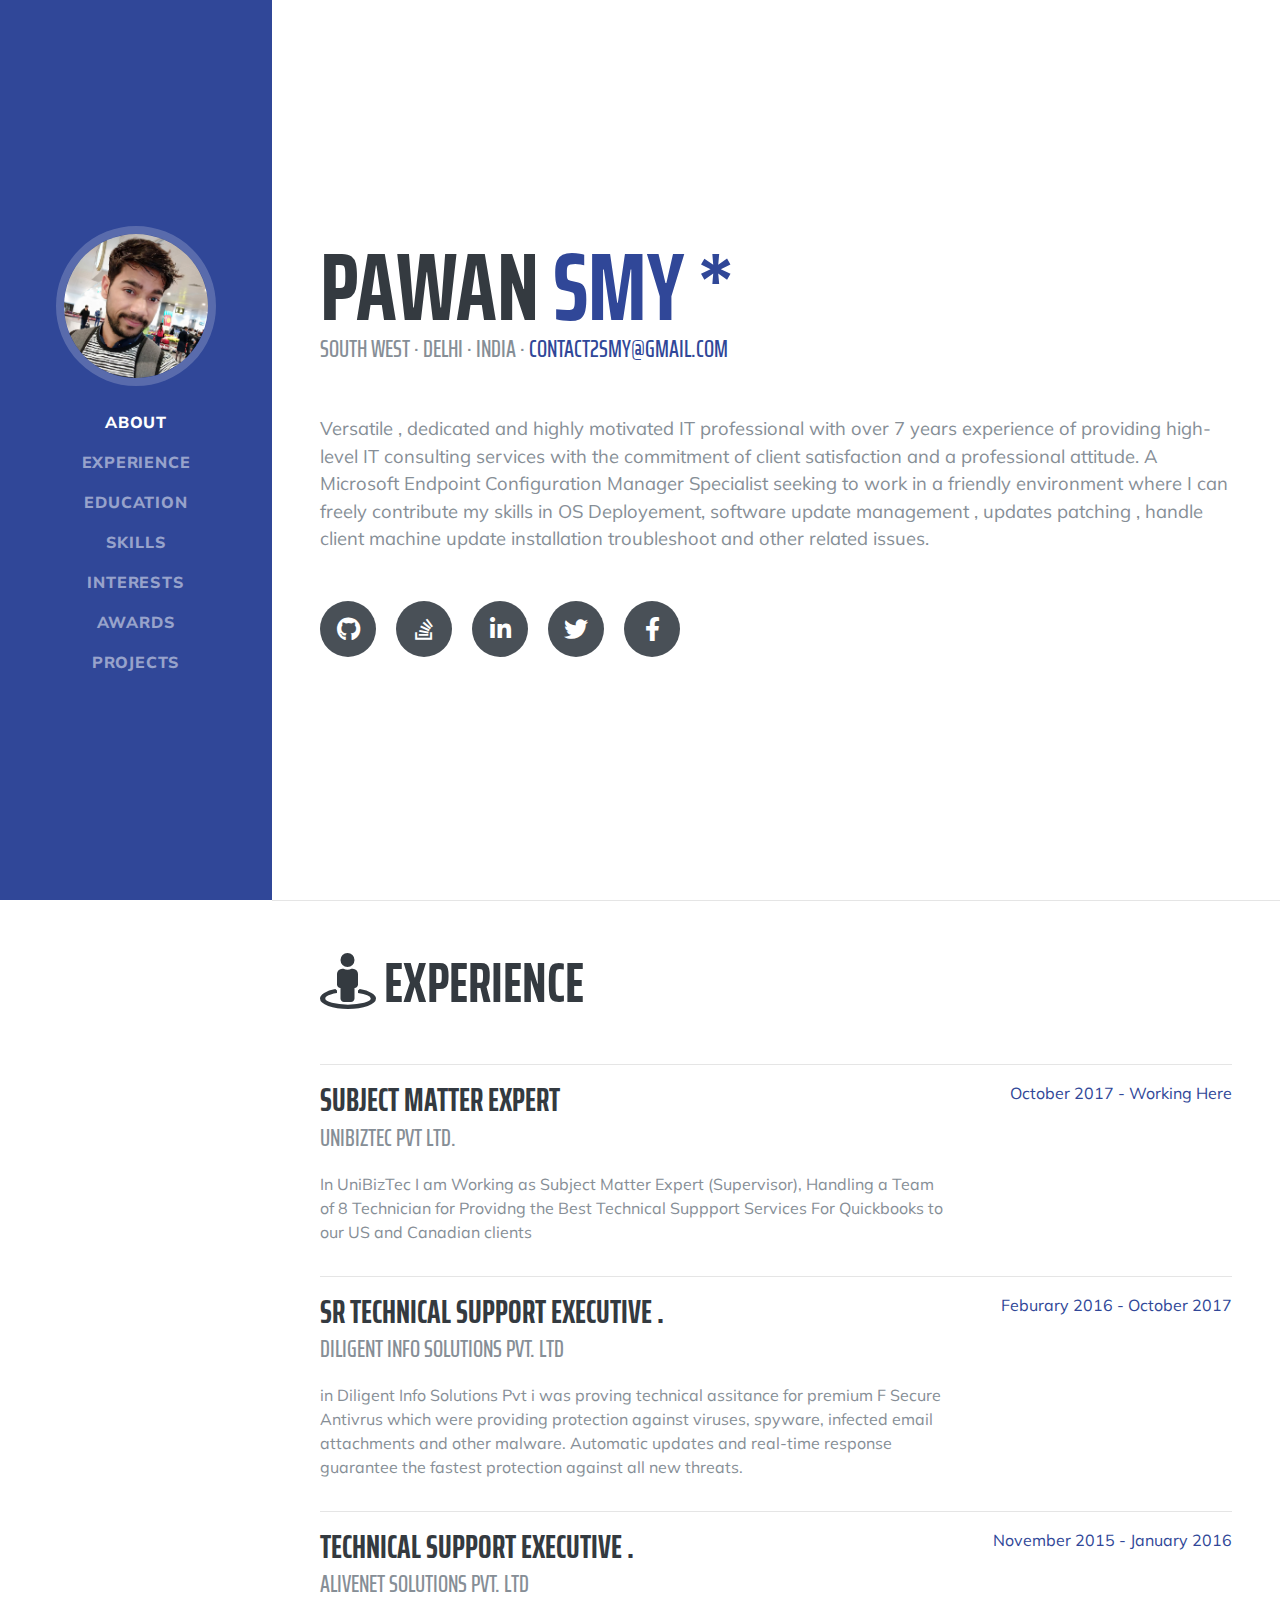
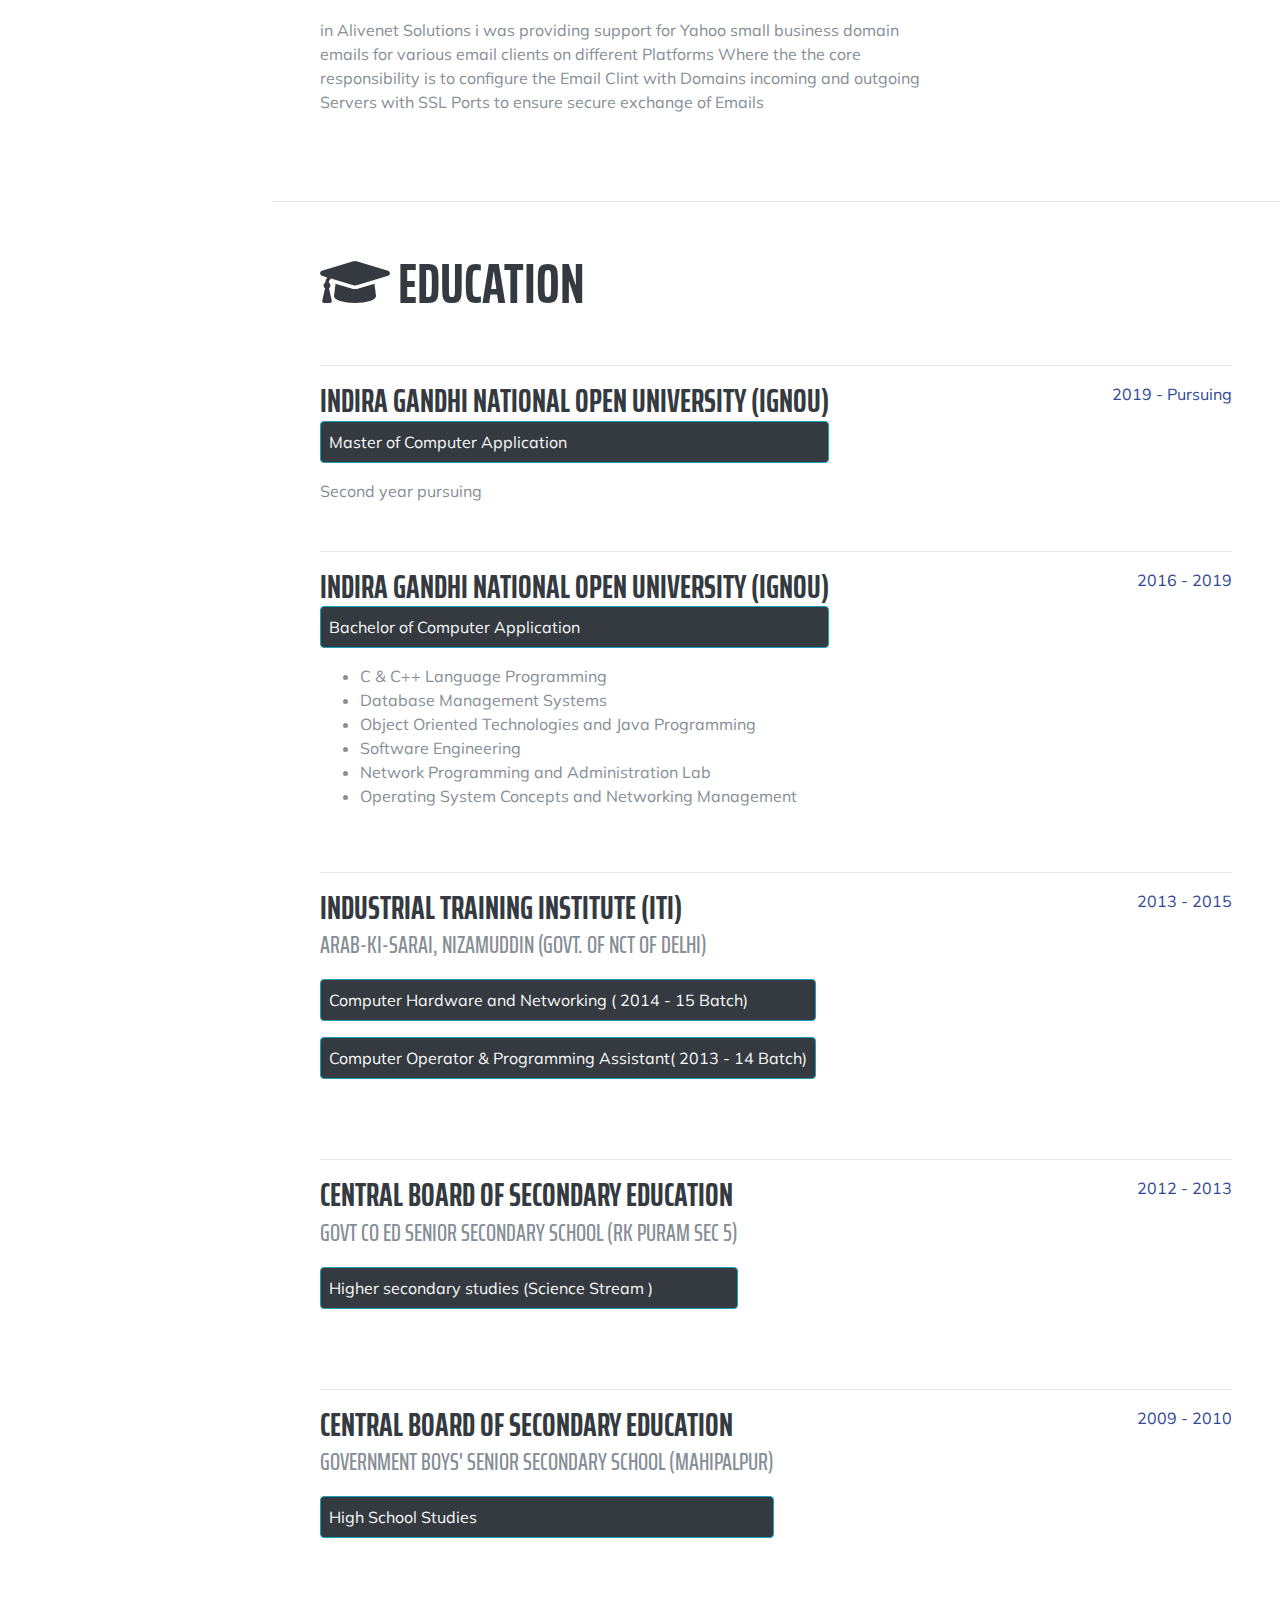
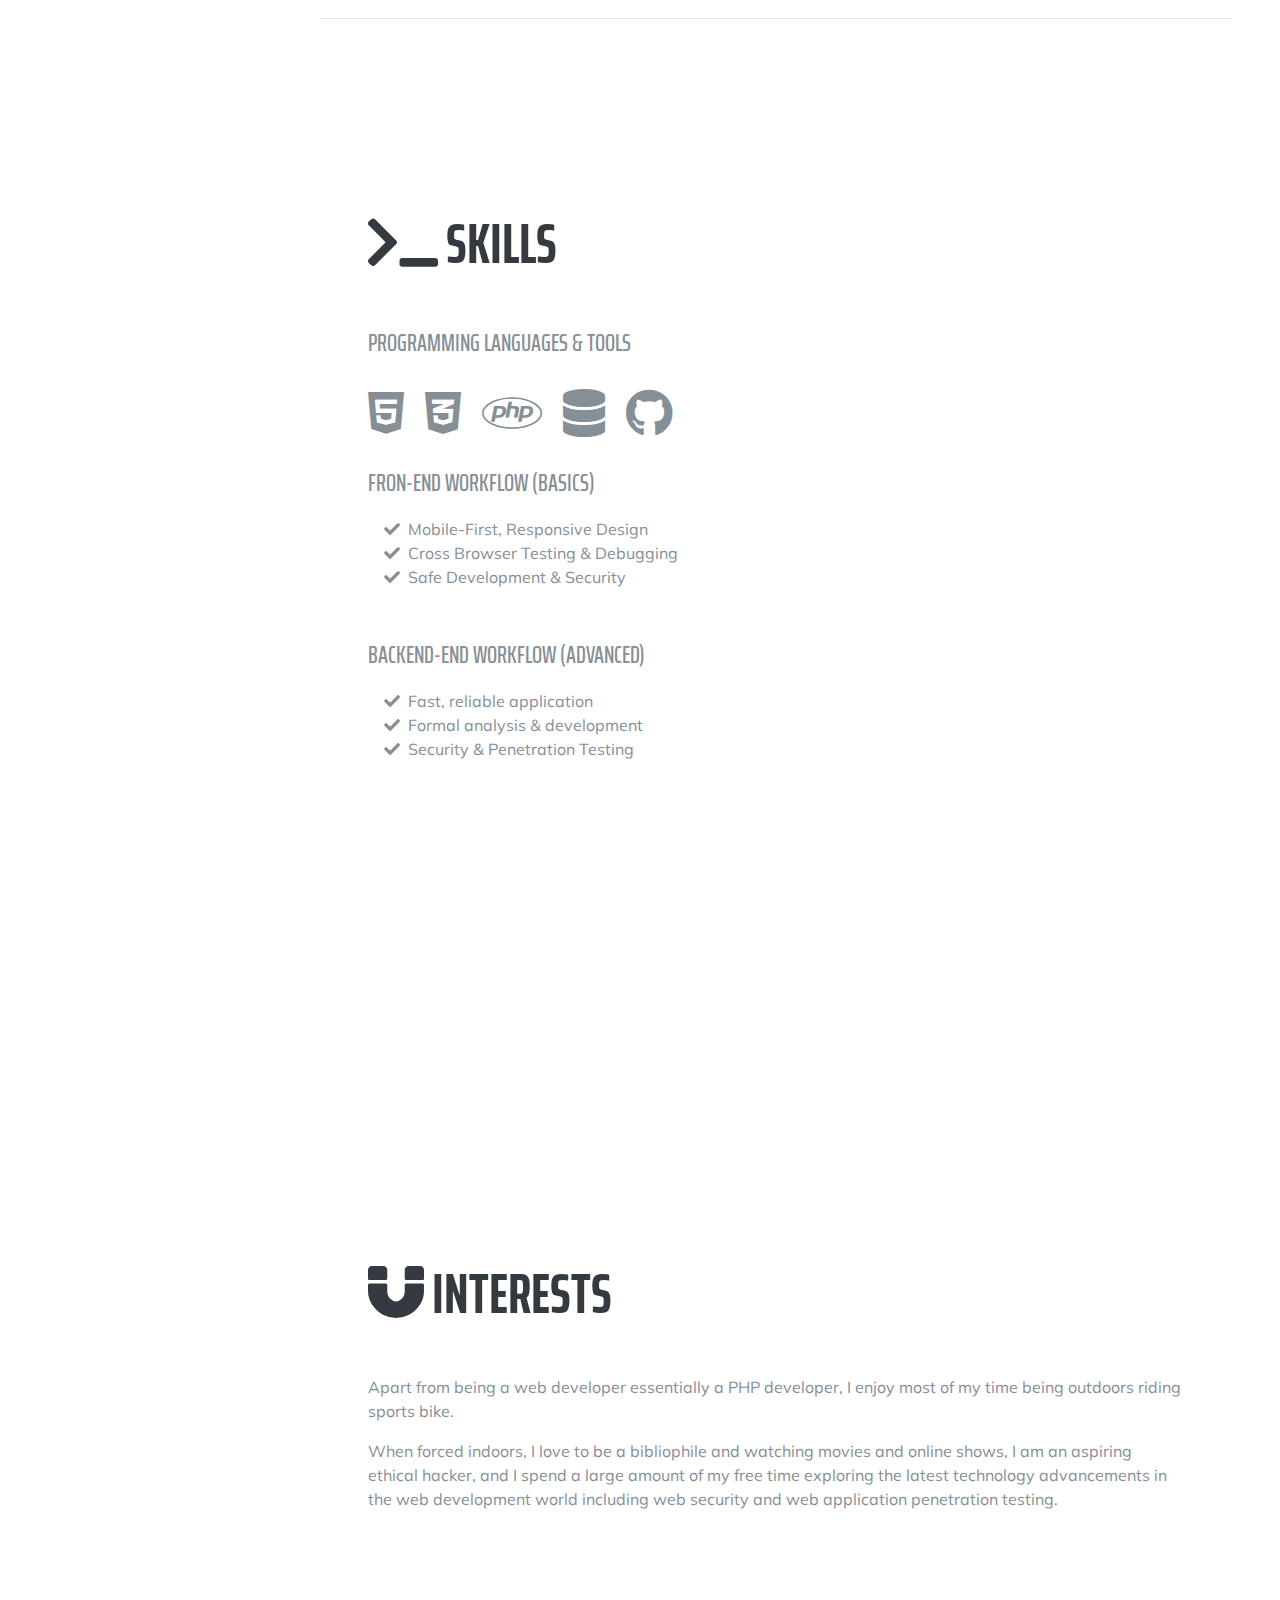
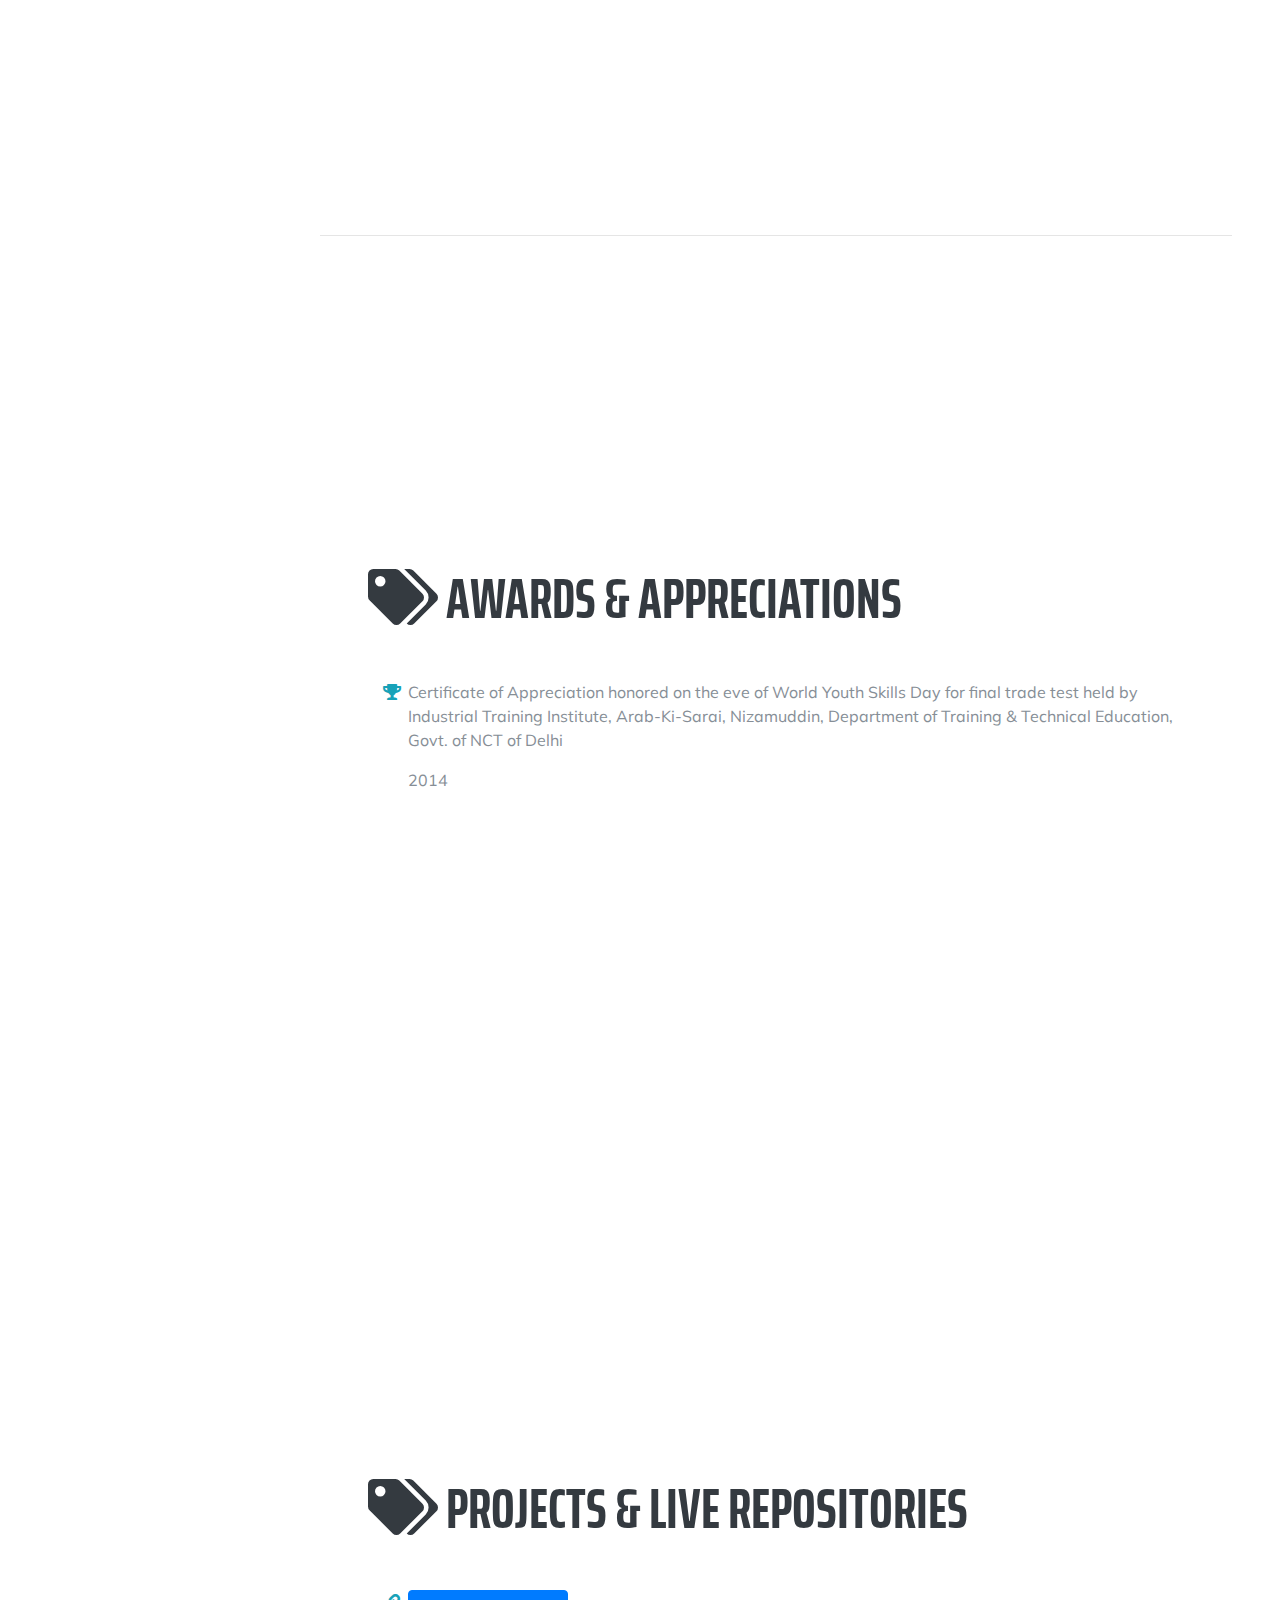
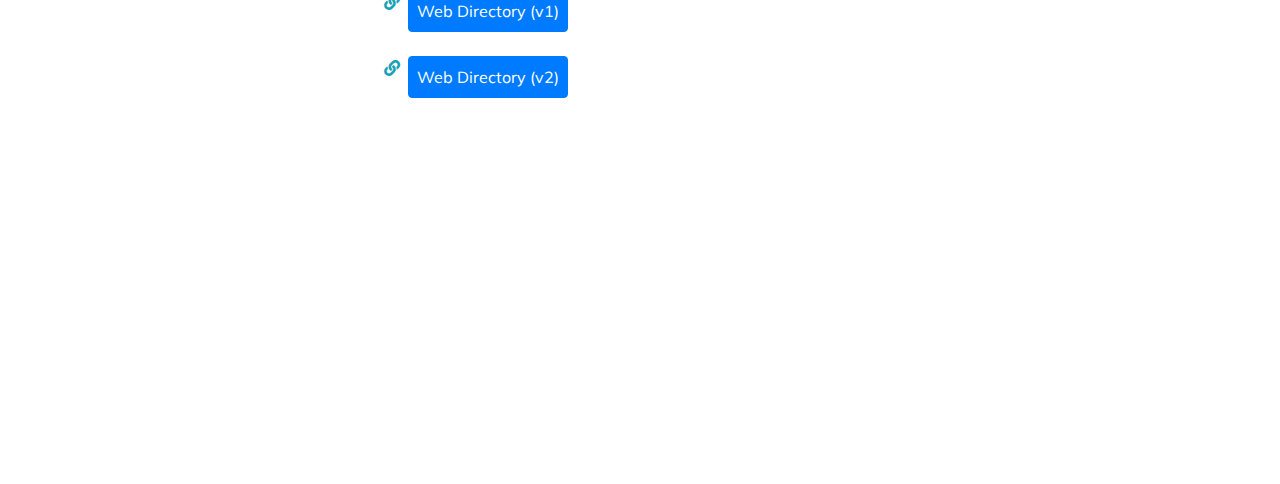
<file: index.html>
<!DOCTYPE html>
<html lang="en">

<head>

  <meta charset="utf-8">
  <meta name="viewport" content="width=device-width, initial-scale=1, shrink-to-fit=no">
  <meta name="description" content="">
  <meta name="author" content="">
  <link rel="icon" href="img/favicon.png" type="image/gif" sizes="16x16">

  <title>Pawan Kumar</title>

  <!-- Bootstrap core CSS -->
  <link href="vendor/bootstrap/css/bootstrap.min.css" rel="stylesheet">

  <!-- Custom fonts for this template -->
  <link href="https://fonts.googleapis.com/css?family=Saira+Extra+Condensed:500,700" rel="stylesheet">
  <link href="https://fonts.googleapis.com/css?family=Muli:400,400i,800,800i" rel="stylesheet">
  <link href="vendor/fontawesome-free/css/all.min.css" rel="stylesheet">

  <!-- Custom styles for this template -->
  <!-- <link href="css/resume.min.css" rel="stylesheet"> -->
  <link href="css/resume.css" rel="stylesheet">

</head>

<body id="page-top">

  <nav class="navbar navbar-expand-lg navbar-dark bg-primary fixed-top" id="sideNav">
    <a class="navbar-brand js-scroll-trigger" href="#page-top">
      <span class="d-block d-lg-none">Pawan Smy</span>
      <span class="d-none d-lg-block">
        <img class="img-fluid img-profile rounded-circle mx-auto mb-2" src="img/profile.jpg" alt="">
      </span>
    </a>
    <button class="navbar-toggler" type="button" data-toggle="collapse" data-target="#navbarSupportedContent" aria-controls="navbarSupportedContent" aria-expanded="false" aria-label="Toggle navigation">
      <span class="navbar-toggler-icon"></span>
    </button>
    <div class="collapse navbar-collapse" id="navbarSupportedContent">
      <ul class="navbar-nav">
        <li class="nav-item">
          <a class="nav-link js-scroll-trigger" href="#about">About</a>
        </li>
        <li class="nav-item">
          <a class="nav-link js-scroll-trigger" href="#experience">Experience</a>
        </li>
        <li class="nav-item">
          <a class="nav-link js-scroll-trigger" href="#education">Education</a>
        </li>
        <li class="nav-item">
          <a class="nav-link js-scroll-trigger" href="#skills">Skills</a>
        </li>
        <li class="nav-item">
          <a class="nav-link js-scroll-trigger" href="#interests">Interests</a>
        </li>
        <li class="nav-item">
          <a class="nav-link js-scroll-trigger" href="#awards">Awards</a>
        </li>
        <li class="nav-item">
          <a class="nav-link js-scroll-trigger" href="#projects">Projects</a>
        </li>
      </ul>
    </div>
  </nav>

  <div class="container-fluid p-0">

<!------------------------------------------------------------About-------------------------------------------------------------->

    <section class="resume-section p-3 p-lg-5 d-flex align-items-center" id="about">
      <div class="w-100">
        <h1 class="mb-0">Pawan<span class="text-primary"> Smy *</span>
        </h1>
        <div class="subheading mb-5">South West · Delhi · India ·
          <a href="mailto:Contact2Smy@gmail.com">Contact2Smy@gmail.com</a>
        </div>
	      
        <p class="lead mb-5">Versatile , dedicated and highly motivated IT professional with over 7 years experience of providing high-level IT
consulting services with the commitment of client satisfaction and a professional attitude.
A Microsoft Endpoint Configuration Manager Specialist seeking to work in a friendly environment where I can freely
contribute my skills in OS Deployement, software update management , updates patching , handle client machine
update installation troubleshoot and other related issues.</p>
	      
        <div class="social-icons">
          <a href="https://github.com/PawanSmy" target="_blank">
            <i class="fab fa-github"></i>
          </a>
          <a href="https://stackoverflow.com/users/13623224/pawan-smy" target="_blank">
            <i class="fab fa-stack-overflow"></i>
          </a>
          <a href="https://www.linkedin.com/in/PawanSmy/" target="_blank">
            <i class="fab fa-linkedin-in"></i>
          </a>
          <a href="https://twitter.com/Pawan_smy" target="_blank">
            <i class="fab fa-twitter"></i>
          </a>
          <a href="https://www.facebook.com/iMac.Pawan" target="_blank">
            <i class="fab fa-facebook-f"></i>
          </a>
        </div>
      </div>
    </section><hr class="m-0">

  <!------------------------------------------------------------Experience-------------------------------------------------------------->

    

    <section class="resume-section p-3 p-lg-5 d-flex justify-content-center" id="experience">
      <div class="w-100">
        <h2 class="mb-5"><i class="fa fa-street-view"></i> Experience</h2><hr>

<!=============================================>

        <div class="resume-item d-flex flex-column flex-md-row justify-content-between">
          <div class="resume-content">    
	<h3 class="mb-0">Subject Matter Expert</h3>
            <div class="subheading mb-3">UNIbizTEC Pvt Ltd.</div>
            <p>In UniBizTec I am Working as Subject Matter Expert (Supervisor), Handling a Team of 8 Technician for Providng the Best Technical 
			Suppport Services For  Quickbooks to our US and Canadian clients </p>

</div><div class="resume-date text-md-right">
<span class="text-primary">October 2017 - Working Here </span></div></div><hr>

<!=============================================>

        <div class="resume-item d-flex flex-column flex-md-row justify-content-between">
          <div class="resume-content">
            <h3 class="mb-0">Sr Technical Support Executive .</h3>

            <div class="subheading mb-3">Diligent Info Solutions Pvt. Ltd</div>
            <p> in Diligent Info Solutions Pvt i was proving technical assitance for premium F Secure Antivrus which were providing protection against viruses, spyware, infected email attachments and other malware. Automatic updates and real-time response guarantee the fastest protection against all new threats.</p>
          </div>
          <div class="resume-date text-md-right">
         <span class="text-primary">Feburary 2016 - October 2017</span>
          </div></div><hr>

<!=============================================>

        <div class="resume-item d-flex flex-column flex-md-row justify-content-between">
          <div class="resume-content">
            <h3 class="mb-0">Technical Support Executive .</h3>

            <div class="subheading mb-3">Alivenet Solutions Pvt. Ltd</div>
            <p>in Alivenet Solutions i was providing support for Yahoo small business domain emails for various email clients on different Platforms Where the the core responsibility is to configure the Email Clint with Domains incoming and outgoing Servers with SSL Ports to ensure secure exchange of Emails </p>
          </div>
          <div class="resume-date text-md-right">
         <span class="text-primary">November 2015 - January 2016</span>
          </div></div></div>


</div></section><hr class="m-0">

    

  <!------------------------------------------------------------Education-------------------------------------------------------------->

    <section class="resume-section p-3 p-lg-5 d-flex align-items-center" id="education">
      <div class="w-100"><h2 class="mb-5"><i class="fa fa-graduation-cap"></i> Education</h2> 
	<hr>
       
<!=====================Masters========================>

        <div class="resume-item d-flex flex-column flex-md-row justify-content-between mb-5">
          <div class="resume-content">
            <h3 class="mb-0">Indira Gandhi National Open University (IGNOU)</h3>
     
            <p class="border border-info p-2 rounded bg-dark text-light">Master of Computer Application</p>
            
             
            Second year pursuing
     		
            
          </div>
          <div class="resume-date text-md-right">	
            <span class="text-primary">2019 - Pursuing </span>
          </div>
        </div><hr>


<!=====================bachelors========================>

        <div class="resume-item d-flex flex-column flex-md-row justify-content-between mb-5">
          <div class="resume-content">
           <h3 class="mb-0">Indira Gandhi National Open University (IGNOU)</h3>
		<p class="border border-info p-2 rounded bg-dark text-light">Bachelor of Computer Application</p>
            <ul>
              	<li>C & C++ Language Programming</li>
              	<li>Database Management Systems</li>
              	<li>Object Oriented Technologies and Java Programming</li>
              	<li>Software Engineering</li>
	      	<li>Network Programming and Administration Lab</li>
		<li>Operating System Concepts and Networking Management</li>
            </ul>
          </div>
          <div class="resume-date text-md-right">
            <span class="text-primary">2016 - 2019</span>
          </div>
        </div><hr>

<!==================ITI Certification CHN & COPA===========================>

        <div class="resume-item d-flex flex-column flex-md-row justify-content-between">
          <div class="resume-content">
            <h3 class="mb-0">Industrial Training Institute (ITI) </h3>
            <div class="subheading mb-3">Arab-Ki-Sarai, Nizamuddin (Govt. Of NCT of Delhi)</div>
            <div class="subheading mb-3"></div>
            <p class="border border-info p-2 rounded bg-dark text-light">Computer Hardware and Networking ( 2014 - 15 Batch) </p>
		<p class="border border-info p-2 rounded bg-dark text-light">Computer Operator & Programming Assistant( 2013 - 14 Batch)</p>
          </div>
          <div class="resume-date text-md-right">
            <span class="text-primary">2013 - 2015</span>
          </div>
        </div><br><br><hr>

<!================== Higher secondary===========================>

        <div class="resume-item d-flex flex-column flex-md-row justify-content-between">
          <div class="resume-content">
            <h3 class="mb-0">Central Board of Secondary Education</h3>
            <div class="subheading mb-3">Govt Co Ed Senior Secondary School (RK Puram Sec 5)</div>
            <p class="border border-info p-2 rounded bg-dark text-light">Higher secondary studies (Science Stream )</p>
          </div>
          <div class="resume-date text-md-right">
            <span class="text-primary">2012 - 2013</span>
          </div>
        </div><br><br><hr>

<!================== High School===========================>

        <div class="resume-item d-flex flex-column flex-md-row justify-content-between">
          <div class="resume-content">
            <h3 class="mb-0">Central Board of Secondary Education</h3>
            <div class="subheading mb-3">Government Boys' Senior Secondary School (Mahipalpur)</div>
            <p class="border border-info p-2 rounded bg-dark text-light">High School Studies</p>
          </div>
          <div class="resume-date text-md-right">
            <span class="text-primary">2009 - 2010</span>
          </div>
        </div><br><br><hr>
              

 <!------------------------------------------------------------Skills -------------------------------------------------------------->



    <section class="resume-section p-3 p-lg-5 d-flex align-items-center" id="skills">
      <div class="w-100">
        <h2 class="mb-5"><i class="fa fa-terminal"></i> Skills</h2>

        <div class="subheading mb-3">Programming Languages &amp; Tools</div>
        <ul class="list-inline dev-icons">
          <li class="list-inline-item">
            <i class="fab fa-html5"></i>
          </li>
          <li class="list-inline-item">
            <i class="fab fa-css3-alt"></i>
          </li>
          <li class="list-inline-item">
            <i class="fab fa-php"></i>
          </li>
          <li class="list-inline-item">
            <i class="fa fa-database"></i>
          </li>
          <li class="list-inline-item">
            <i class="fab fa-github"></i>
          </li>
        </ul>

        <div class="subheading mb-3">Fron-end Workflow (Basics)</div>
        <ul class="fa-ul mb-0">

          <li>
            <i class="fa-li fa fa-check"></i>
            Mobile-First, Responsive Design</li>
          <li>
            <i class="fa-li fa fa-check"></i>
            Cross Browser Testing &amp; Debugging</li>
          <li>
            <i class="fa-li fa fa-check"></i>
            Safe Development &amp; Security</li>
        </ul>

        <br><br>

        <div class="subheading mb-3">Backend-end Workflow (Advanced)</div>
        <ul class="fa-ul mb-0">

          <li>
            <i class="fa-li fa fa-check"></i>
            Fast, reliable application</li>
          <li>
            <i class="fa-li fa fa-check"></i>
            Formal analysis &amp; development</li>
          <li>
            <i class="fa-li fa fa-check"></i>
            Security & Penetration Testing</li>
        </ul>


      </div>
    </section>

 <!------------------------------------------------------------Interests-------------------------------------------------------------->

   

    <section class="resume-section p-3 p-lg-5 d-flex align-items-center" id="interests">
      <div class="w-100">
        <h2 class="mb-5"><i class="fa fa-magnet"></i> Interests</h2>
        <p>Apart from being a web developer essentially a PHP developer, I enjoy most of my time being outdoors riding sports bike.</p>
        <p class="mb-0">When forced indoors, I love to be a bibliophile and watching movies and online shows, I am an aspiring ethical hacker, and I spend a large amount of my free time exploring the latest technology advancements in the web development world including web security and web application penetration testing.</p>
      </div>
    </section> <hr class="m-0">

 <!------------------------------------------------------------Awards &amp; Appreciations---------------------------------------------->

    <section class="resume-section p-3 p-lg-5 d-flex align-items-center" id="awards">
      <div class="w-100">
        <h2 class="mb-5"><i class="fa fa-tags"></i> Awards &amp; Appreciations</h2>
        <ul class="fa-ul mb-0">
          
		
		
          <li>
            <i class="fa-li fa fa-trophy text-info"></i>
            <div>
              <p>Certificate of Appreciation honored on the eve of World Youth Skills Day for final trade test held by Industrial Training Institute, Arab-Ki-Sarai, Nizamuddin, Department of Training & Technical Education, Govt. of NCT of Delhi</p>
              <p>2014</p>
            </div>
          </li>
		
		
        </ul>
      </div>
    </section>
 <!------------------------------------------------------------Projects---------------------------------------------->

    <section class="resume-section p-3 p-lg-5 d-flex align-items-center" id="projects">
      <div class="w-100">
        <h2 class="mb-5"><i class="fa fa-tags"></i> Projects &amp; Live Repositories</h2>
        <ul class="fa-ul mb-0">
          <li>
            <i class="fa-li fa fa-link text-info"></i>
            <!-- <i class="fab fa-github"></i> -->
            <a class="btn btn-primary p-2" href="https://www.carrylux.in/dir" target="_blank">Web Directory (v1)</a>
          </li><br>
          <li>
            <i class="fa-li fa fa-link text-info"></i>
            <!-- <i class="fab fa-github"></i> -->
            <a class="btn btn-primary p-2" href="https://www.carrylux.in/oswd" target="_blank">Web Directory (v2)</a>
          </li>
        </ul>
      </div>
    </section>



  </div>

  <!-- Bootstrap core JavaScript -->
  <script src="vendor/jquery/jquery.min.js"></script>
  <script src="vendor/bootstrap/js/bootstrap.bundle.min.js"></script>

  <!-- Plugin JavaScript -->
  <script src="vendor/jquery-easing/jquery.easing.min.js"></script>

  <!-- Custom scripts for this template -->
  <script src="js/resume.min.js"></script>

</body>

</html>
</file>
<file: css/resume.min.css>
/*!
 * Start Bootstrap - Resume v5.0.8 (https://startbootstrap.com/template-overviews/resume)
 * Copyright 2013-2019 Start Bootstrap
 * Licensed under MIT (https://github.com/BlackrockDigital/startbootstrap-resume/blob/master/LICENSE)
 */body{font-family:Muli,-apple-system,BlinkMacSystemFont,'Segoe UI',Roboto,'Helvetica Neue',Arial,sans-serif,'Apple Color Emoji','Segoe UI Emoji','Segoe UI Symbol','Noto Color Emoji';padding-top:54px;color:#868e96}@media (min-width:992px){body{padding-top:0;padding-left:17rem}}h1,h2,h3,h4,h5,h6{font-family:'Saira Extra Condensed',-apple-system,BlinkMacSystemFont,'Segoe UI',Roboto,'Helvetica Neue',Arial,sans-serif,'Apple Color Emoji','Segoe UI Emoji','Segoe UI Symbol','Noto Color Emoji';font-weight:700;text-transform:uppercase;color:#343a40}h1{font-size:6rem;line-height:5.5rem}h2{font-size:3.5rem}h3{font-size:2rem}p.lead{font-size:1.15rem;font-weight:400}.subheading{text-transform:uppercase;font-weight:500;font-family:'Saira Extra Condensed',-apple-system,BlinkMacSystemFont,'Segoe UI',Roboto,'Helvetica Neue',Arial,sans-serif,'Apple Color Emoji','Segoe UI Emoji','Segoe UI Symbol','Noto Color Emoji';font-size:1.5rem}.social-icons a{display:inline-block;height:3.5rem;width:3.5rem;background-color:#495057;color:#fff!important;border-radius:100%;text-align:center;font-size:1.5rem;line-height:3.5rem;margin-right:1rem}.social-icons a:last-child{margin-right:0}.social-icons a:hover{background-color:#bd5d38}.dev-icons{font-size:3rem}.dev-icons .list-inline-item i:hover{color:#bd5d38}#sideNav .navbar-nav .nav-item .nav-link{font-weight:800;letter-spacing:.05rem;text-transform:uppercase}#sideNav .navbar-toggler:focus{outline-color:#d48a6e}@media (min-width:992px){#sideNav{text-align:center;position:fixed;top:0;left:0;display:flex;flex-direction:column;width:17rem;height:100vh}#sideNav .navbar-brand{display:flex;margin:auto auto 0;padding:.5rem}#sideNav .navbar-brand .img-profile{max-width:10rem;max-height:10rem;border:.5rem solid rgba(255,255,255,.2)}#sideNav .navbar-collapse{display:flex;align-items:flex-start;flex-grow:0;width:100%;margin-bottom:auto}#sideNav .navbar-collapse .navbar-nav{flex-direction:column;width:100%}#sideNav .navbar-collapse .navbar-nav .nav-item{display:block}#sideNav .navbar-collapse .navbar-nav .nav-item .nav-link{display:block}}section.resume-section{padding-top:5rem!important;padding-bottom:5rem!important;max-width:75rem}section.resume-section .resume-item .resume-date{min-width:none}@media (min-width:768px){section.resume-section{min-height:100vh}section.resume-section .resume-item .resume-date{min-width:18rem}}@media (min-width:992px){section.resume-section{padding-top:3rem!important;padding-bottom:3rem!important}}.bg-primary{background-color:#bd5d38!important}.text-primary{color:#bd5d38!important}a{color:#bd5d38}a:active,a:focus,a:hover{color:#824027}
</file>
<file: css/resume.css>
/*!
 * Start Bootstrap - Resume v5.0.8 (https://startbootstrap.com/template-overviews/resume)
 * Copyright 2013-2019 Start Bootstrap
 * Licensed under MIT (https://github.com/BlackrockDigital/startbootstrap-resume/blob/master/LICENSE)
 */

body {
  font-family: 'Muli', -apple-system, BlinkMacSystemFont, 'Segoe UI', Roboto, 'Helvetica Neue', Arial, sans-serif, 'Apple Color Emoji', 'Segoe UI Emoji', 'Segoe UI Symbol', 'Noto Color Emoji';
  padding-top: 54px;
  color: #868e96;
}

@media (min-width: 992px) {
  body {
    padding-top: 0;
    padding-left: 17rem;
  }
}

h1,
h2,
h3,
h4,
h5,
h6 {
  font-family: 'Saira Extra Condensed', -apple-system, BlinkMacSystemFont, 'Segoe UI', Roboto, 'Helvetica Neue', Arial, sans-serif, 'Apple Color Emoji', 'Segoe UI Emoji', 'Segoe UI Symbol', 'Noto Color Emoji';
  font-weight: 700;
  text-transform: uppercase;
  color: #343a40;
}

h1 {
  font-size: 6rem;
  line-height: 5.5rem;
}

h2 {
  font-size: 3.5rem;
}

h3 {
  font-size: 2rem;
}

p.lead {
  font-size: 1.15rem;
  font-weight: 400;
}

.subheading {
  text-transform: uppercase;
  font-weight: 500;
  font-family: 'Saira Extra Condensed', -apple-system, BlinkMacSystemFont, 'Segoe UI', Roboto, 'Helvetica Neue', Arial, sans-serif, 'Apple Color Emoji', 'Segoe UI Emoji', 'Segoe UI Symbol', 'Noto Color Emoji';
  font-size: 1.5rem;
}

.social-icons a {
  display: inline-block;
  height: 3.5rem;
  width: 3.5rem;
  background-color: #495057;
  color: #fff !important;
  border-radius: 100%;
  text-align: center;
  font-size: 1.5rem;
  line-height: 3.5rem;
  margin-right: 1rem;
}

.social-icons a:last-child {
  margin-right: 0;
}

.social-icons a:hover {
  background-color: #304798;
}

.dev-icons {
  font-size: 3rem;
}

.dev-icons .list-inline-item i:hover {
  color: #304798;
}

#sideNav .navbar-nav .nav-item .nav-link {
  font-weight: 800;
  letter-spacing: 0.05rem;
  text-transform: uppercase;
}

#sideNav .navbar-toggler:focus {
  outline-color: #d48a6e;
}

@media (min-width: 992px) {
  #sideNav {
    text-align: center;
    position: fixed;
    top: 0;
    left: 0;
    display: flex;
    flex-direction: column;
    width: 17rem;
    height: 100vh;
  }
  #sideNav .navbar-brand {
    display: flex;
    margin: auto auto 0;
    padding: 0.5rem;
  }
  #sideNav .navbar-brand .img-profile {
    max-width: 10rem;
    max-height: 10rem;
    border: 0.5rem solid rgba(255, 255, 255, 0.2);
  }
  #sideNav .navbar-collapse {
    display: flex;
    align-items: flex-start;
    flex-grow: 0;
    width: 100%;
    margin-bottom: auto;
  }
  #sideNav .navbar-collapse .navbar-nav {
    flex-direction: column;
    width: 100%;
  }
  #sideNav .navbar-collapse .navbar-nav .nav-item {
    display: block;
  }
  #sideNav .navbar-collapse .navbar-nav .nav-item .nav-link {
    display: block;
  }
}

section.resume-section {
  padding-top: 5rem !important;
  padding-bottom: 5rem !important;
  max-width: 75rem;
}

section.resume-section .resume-item .resume-date {
  min-width: none;
}

@media (min-width: 768px) {
  section.resume-section {
    min-height: 100vh;
  }
  section.resume-section .resume-item .resume-date {
    min-width: 18rem;
  }
}

@media (min-width: 992px) {
  section.resume-section {
    padding-top: 3rem !important;
    padding-bottom: 3rem !important;
  }
}

.bg-primary {
  background-color: #304798 !important;
}

.text-primary {
  color: #304798 !important;
}

a {
  color: #304798;
}

a:hover, a:focus, a:active {
  color: #824027;
}
</file>
